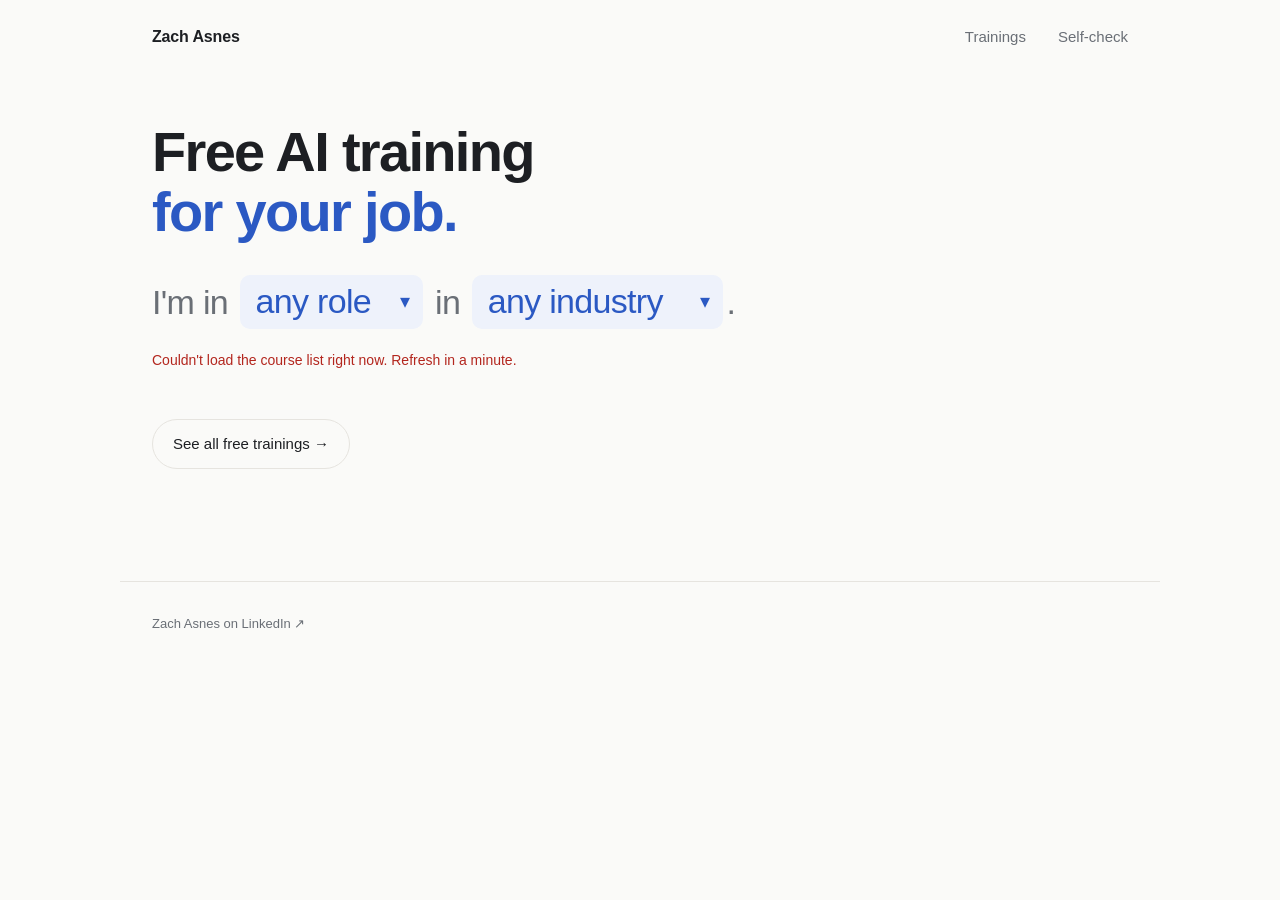
<file: index.html>
<!DOCTYPE html>
<html lang="en">

<head>
  <meta charset="UTF-8">
  <meta http-equiv="Content-Security-Policy" content="default-src 'none'; script-src 'self' https://gc.zgo.at; style-src 'self' https://fonts.googleapis.com; font-src https://fonts.gstatic.com; img-src 'self' data: https://zachasnes.goatcounter.com; connect-src https://docs.google.com https://zachasnes.goatcounter.com; base-uri 'none'; form-action 'none'; upgrade-insecure-requests">
  <meta name="referrer" content="strict-origin-when-cross-origin">
  <meta name="viewport" content="width=device-width, initial-scale=1.0">
  <title>Zach Asnes · AI in the real world</title>
  <meta name="description" content="The best free AI course for your job, plus stories from real enterprise AI rollouts. By Zach Asnes.">
  <meta property="og:title" content="Zach Asnes · AI in the real world">
  <meta property="og:description" content="The best free AI course for your job, plus stories from real enterprise AI rollouts.">
  <meta property="og:image" content="https://zachasnes.com/assets/og.png">
  <meta property="og:url" content="https://zachasnes.com/">
  <meta property="og:type" content="website">
  <meta name="twitter:card" content="summary_large_image">
  <link rel="icon" type="image/x-icon" href="favicon.ico">
  <link rel="preconnect" href="https://fonts.googleapis.com">
  <link href="https://fonts.googleapis.com/css2?family=Inter:wght@400;500;600;650;700&display=swap" rel="stylesheet">
  <link rel="stylesheet" href="assets/site.css?v=20260928b">
</head>

<body>
  <nav class="site-nav">
    <a href="index.html" class="nav-logo">Zach Asnes</a>
    <ul class="nav-links">
      <li><a href="trainings.html">Trainings</a></li>
      <li><a href="check.html">Self-check</a></li>
      <li id="nav-stories" hidden><a href="stories.html">Stories</a></li>
    </ul>
  </nav>

  <section class="page-top">
    <div class="big-text">Free AI training<br><span>for your job.</span></div>

    <div class="picker" role="group" aria-label="Choose your role and industry">
      I'm in
      <label class="token"><span class="visually-hidden">Role</span><select id="role"></select></label>
      in
      <label class="token"><span class="visually-hidden">Industry</span><select id="industry"></select></label><span class="picker-end">.</span>
    </div>

    <p class="status" id="t-status" aria-live="polite">Loading courses…</p>
    <div id="t-results"></div>
    <a class="btn ghost see-all" id="see-all" href="trainings.html">See all free trainings →</a>
  </section>

  <section id="new" hidden>
    <div class="section-label">New this week</div>
    <div id="new-list"></div>
  </section>

  <section id="stories" hidden>
    <div class="section-label">Stories from real AI rollouts</div>
    <div id="s-list"></div>
    <a class="btn ghost see-all" id="all-stories" href="stories.html" hidden>All stories →</a>
  </section>

  <footer>
    <p><a href="https://www.linkedin.com/in/zachary-asnes/" target="_blank" rel="noopener">Zach Asnes on LinkedIn ↗</a></p>
  </footer>

  <script src="assets/site.js?v=20260928b"></script>
  <script src="assets/trainings.js?v=20260928b"></script>
  <script src="assets/stories.js?v=20260928b"></script>
  <script src="assets/page-home.js?v=20260928b"></script>
</body>

</html>
</file>
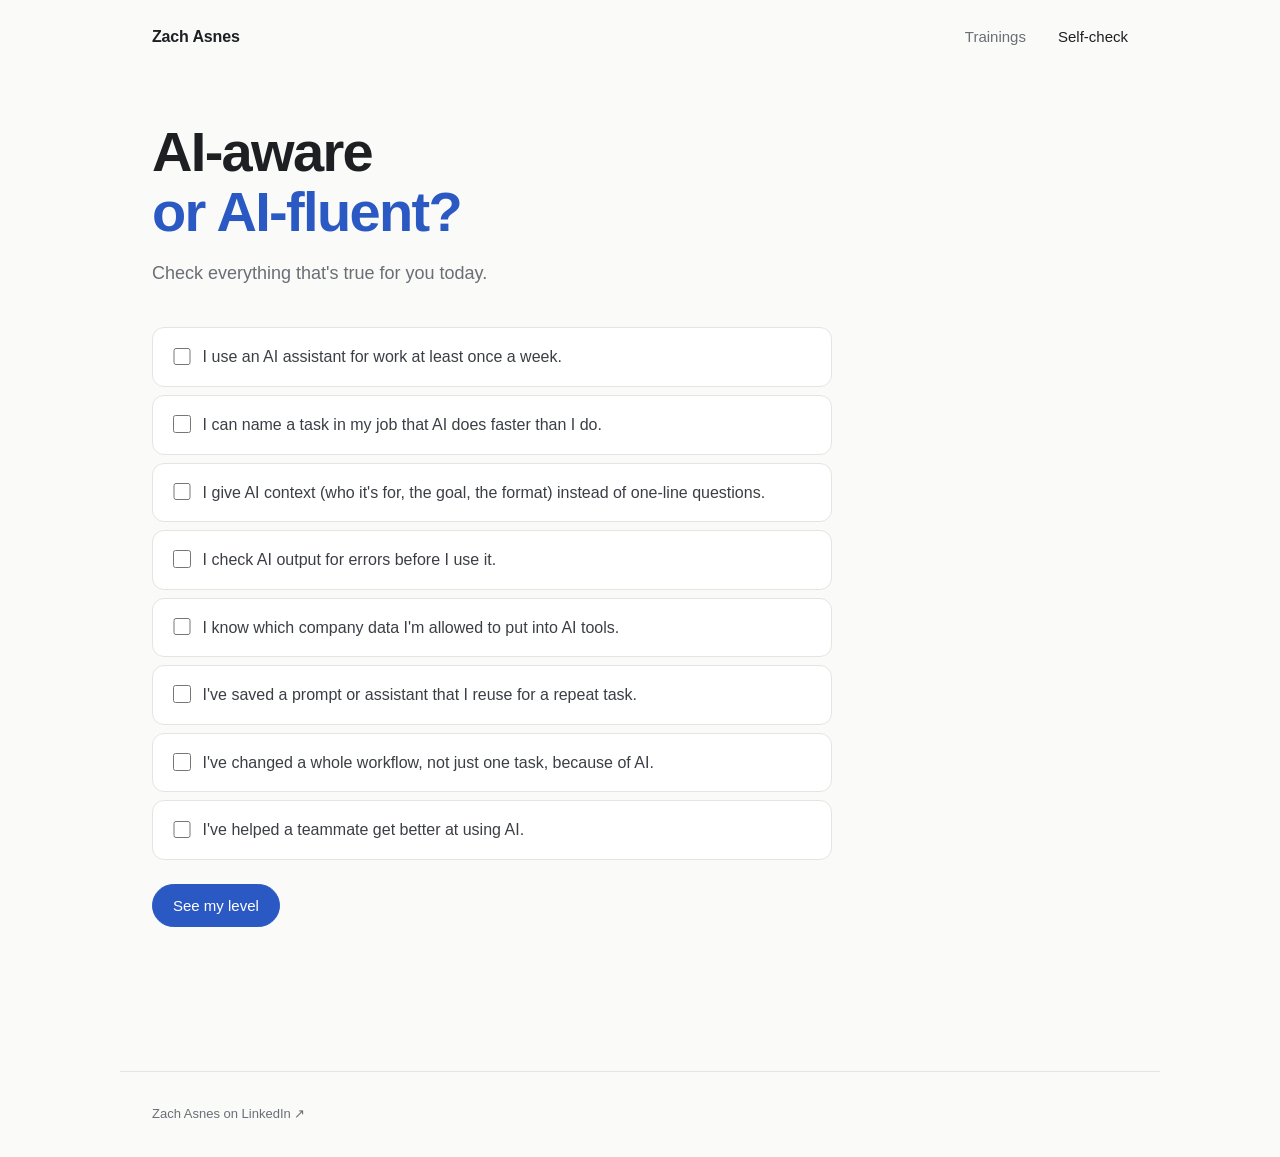
<file: check.html>
<!DOCTYPE html>
<html lang="en">

<head>
  <meta charset="UTF-8">
  <meta http-equiv="Content-Security-Policy" content="default-src 'none'; script-src 'self' https://gc.zgo.at; style-src 'self' https://fonts.googleapis.com; font-src https://fonts.gstatic.com; img-src 'self' data: https://zachasnes.goatcounter.com; connect-src https://docs.google.com https://zachasnes.goatcounter.com; base-uri 'none'; form-action 'none'; upgrade-insecure-requests">
  <meta name="referrer" content="strict-origin-when-cross-origin">
  <meta name="viewport" content="width=device-width, initial-scale=1.0">
  <title>AI Fluency Self-Check · Zach Asnes</title>
  <meta name="description" content="A one-minute check: are you AI-aware or AI-fluent? Get your level and where to go next.">
  <meta property="og:title" content="AI Fluency Self-Check: aware or fluent?">
  <meta property="og:description" content="Eight quick statements. One minute. Find your AI level and your next free course.">
  <meta property="og:image" content="https://zachasnes.com/assets/og.png">
  <meta property="og:url" content="https://zachasnes.com/check.html">
  <meta property="og:type" content="website">
  <meta name="twitter:card" content="summary_large_image">
  <link rel="icon" type="image/x-icon" href="favicon.ico">
  <link rel="preconnect" href="https://fonts.googleapis.com">
  <link href="https://fonts.googleapis.com/css2?family=Inter:wght@400;500;600;650;700&display=swap" rel="stylesheet">
  <link rel="stylesheet" href="assets/site.css?v=20260928b">
</head>

<body>
  <nav class="site-nav">
    <a href="index.html" class="nav-logo">Zach Asnes</a>
    <ul class="nav-links">
      <li><a href="trainings.html">Trainings</a></li>
      <li><a href="check.html" aria-current="page">Self-check</a></li>
      <li id="nav-stories" hidden><a href="stories.html">Stories</a></li>
    </ul>
  </nav>

  <section class="page-top">
    <div class="big-text">AI-aware<br><span>or AI-fluent?</span></div>
    <p class="lede">Check everything that's true for you today.</p>

    <fieldset class="check" id="check">
      <legend class="visually-hidden">Statements that are true for you</legend>
      <label><input type="checkbox"> I use an AI assistant for work at least once a week.</label>
      <label><input type="checkbox"> I can name a task in my job that AI does faster than I do.</label>
      <label><input type="checkbox"> I give AI context (who it's for, the goal, the format) instead of one-line questions.</label>
      <label><input type="checkbox" data-required> I check AI output for errors before I use it.</label>
      <label><input type="checkbox" data-required> I know which company data I'm allowed to put into AI tools.</label>
      <label><input type="checkbox"> I've saved a prompt or assistant that I reuse for a repeat task.</label>
      <label><input type="checkbox"> I've changed a whole workflow, not just one task, because of AI.</label>
      <label><input type="checkbox"> I've helped a teammate get better at using AI.</label>
    </fieldset>

    <button type="button" class="btn" id="check-go">See my level</button>
    <div id="check-result" aria-live="polite"></div>
  </section>

  <footer>
    <p><a href="https://www.linkedin.com/in/zachary-asnes/" target="_blank" rel="noopener">Zach Asnes on LinkedIn ↗</a></p>
  </footer>

  <script src="assets/site.js?v=20260928b"></script>
  <script src="assets/trainings.js?v=20260928b"></script>
  <script src="assets/page-check.js?v=20260924b"></script>
</body>

</html>
</file>
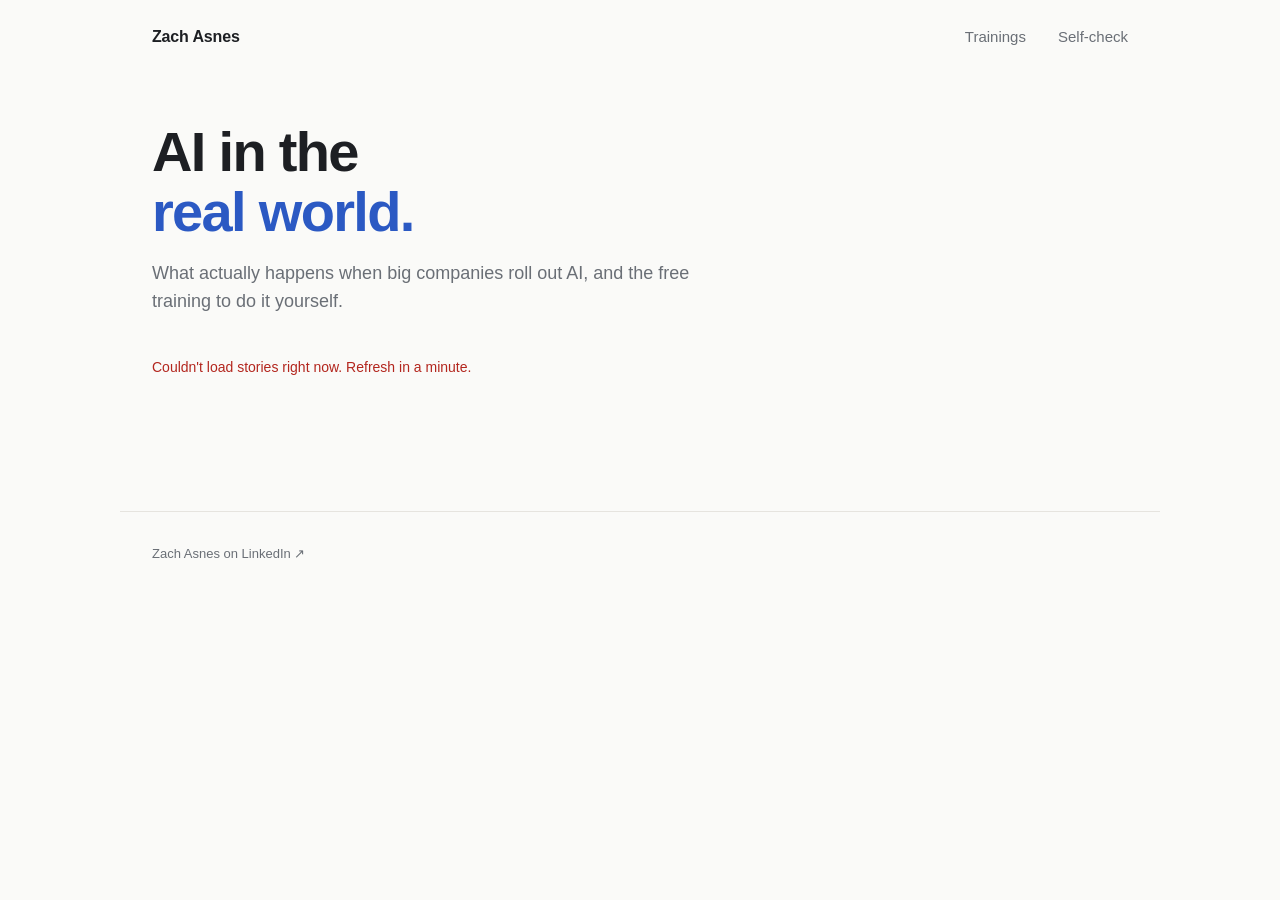
<file: stories.html>
<!DOCTYPE html>
<html lang="en">

<head>
  <meta charset="UTF-8">
  <meta http-equiv="Content-Security-Policy" content="default-src 'none'; script-src 'self' https://gc.zgo.at; style-src 'self' https://fonts.googleapis.com; font-src https://fonts.gstatic.com; img-src 'self' data: https://zachasnes.goatcounter.com; connect-src https://docs.google.com https://zachasnes.goatcounter.com; base-uri 'none'; form-action 'none'; upgrade-insecure-requests">
  <meta name="referrer" content="strict-origin-when-cross-origin">
  <meta name="viewport" content="width=device-width, initial-scale=1.0">
  <title>Stories · Zach Asnes</title>
  <meta name="description" content="Lessons from rolling out AI at large enterprises: what worked, what didn't, and how to do it yourself.">
  <meta property="og:title" content="Stories from the field: enterprise AI, for real">
  <meta property="og:description" content="Lessons from rolling out AI at large enterprises, plus the free training to do it yourself.">
  <meta property="og:image" content="https://zachasnes.com/assets/og.png">
  <meta property="og:url" content="https://zachasnes.com/stories.html">
  <meta property="og:type" content="website">
  <meta name="twitter:card" content="summary_large_image">
  <link rel="icon" type="image/x-icon" href="favicon.ico">
  <link rel="preconnect" href="https://fonts.googleapis.com">
  <link href="https://fonts.googleapis.com/css2?family=Inter:wght@400;500;600;650;700&display=swap" rel="stylesheet">
  <link rel="stylesheet" href="assets/site.css?v=20260928b">
</head>

<body>
  <nav class="site-nav">
    <a href="index.html" class="nav-logo">Zach Asnes</a>
    <ul class="nav-links">
      <li><a href="trainings.html">Trainings</a></li>
      <li><a href="check.html">Self-check</a></li>
      <li id="nav-stories" hidden><a href="stories.html" aria-current="page">Stories</a></li>
    </ul>
  </nav>

  <section class="page-top" id="list-view">
    <div class="big-text">AI in the<br><span>real world.</span></div>
    <p class="lede">What actually happens when big companies roll out AI, and the free training to do it yourself.</p>

    <p class="status" id="status" aria-live="polite">Loading stories…</p>
    <div id="list"></div>
  </section>

  <section class="page-top" id="reader-view" hidden></section>

  <footer>
    <p><a href="https://www.linkedin.com/in/zachary-asnes/" target="_blank" rel="noopener">Zach Asnes on LinkedIn ↗</a></p>
  </footer>

  <script src="assets/site.js?v=20260928b"></script>
  <script src="assets/stories.js?v=20260928b"></script>
  <script src="assets/page-stories.js?v=20260928b"></script>
</body>

</html>
</file>
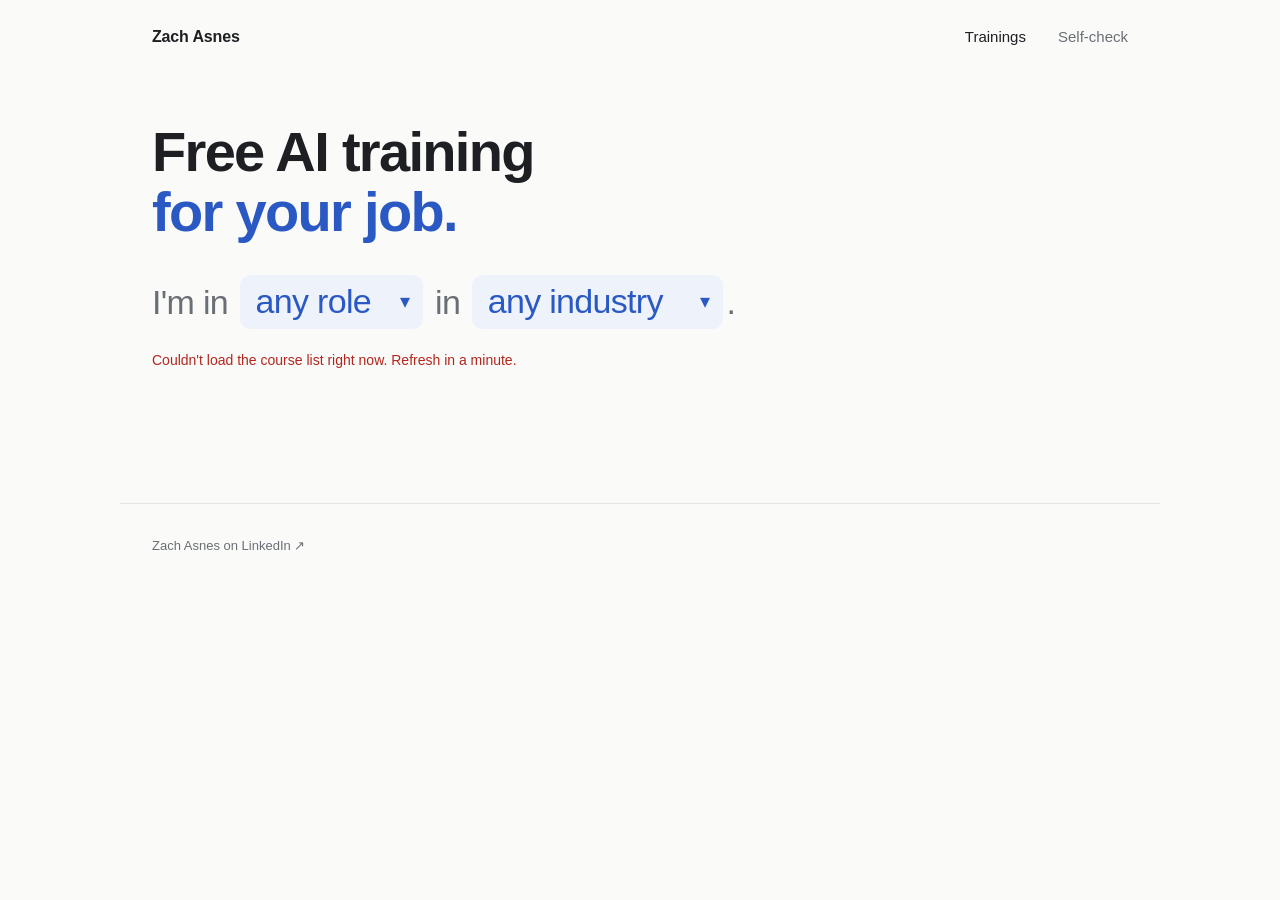
<file: trainings.html>
<!DOCTYPE html>
<html lang="en">

<head>
  <meta charset="UTF-8">
  <meta http-equiv="Content-Security-Policy" content="default-src 'none'; script-src 'self' https://gc.zgo.at; style-src 'self' https://fonts.googleapis.com; font-src https://fonts.gstatic.com; img-src 'self' data: https://zachasnes.goatcounter.com; connect-src https://docs.google.com https://zachasnes.goatcounter.com; base-uri 'none'; form-action 'none'; upgrade-insecure-requests">
  <meta name="referrer" content="strict-origin-when-cross-origin">
  <meta name="viewport" content="width=device-width, initial-scale=1.0">
  <title>Free AI Trainings · Zach Asnes</title>
  <meta name="description" content="Pick your role and industry and get the best free, self-paced AI course for you. Curated by Zach Asnes.">
  <meta property="og:title" content="Free AI Trainings: find the right course for your role">
  <meta property="og:description" content="Pick your role and industry and get the best free AI course for you. No trials, no paywalls.">
  <meta property="og:image" content="https://zachasnes.com/assets/og.png">
  <meta property="og:url" content="https://zachasnes.com/trainings.html">
  <meta property="og:type" content="website">
  <meta name="twitter:card" content="summary_large_image">
  <link rel="icon" type="image/x-icon" href="favicon.ico">
  <link rel="preconnect" href="https://fonts.googleapis.com">
  <link href="https://fonts.googleapis.com/css2?family=Inter:wght@400;500;600;650;700&display=swap" rel="stylesheet">
  <link rel="stylesheet" href="assets/site.css?v=20260928b">
</head>

<body>
  <nav class="site-nav">
    <a href="index.html" class="nav-logo">Zach Asnes</a>
    <ul class="nav-links">
      <li><a href="trainings.html" aria-current="page">Trainings</a></li>
      <li><a href="check.html">Self-check</a></li>
      <li id="nav-stories" hidden><a href="stories.html">Stories</a></li>
    </ul>
  </nav>

  <section class="page-top">
    <div class="big-text">Free AI training<br><span>for your job.</span></div>

    <div class="picker" role="group" aria-label="Choose your role and industry">
      I'm in
      <label class="token"><span class="visually-hidden">Role</span><select id="role"></select></label>
      in
      <label class="token"><span class="visually-hidden">Industry</span><select id="industry"></select></label><span class="picker-end">.</span>
    </div>


    <p class="status" id="status" aria-live="polite">Loading courses…</p>
    <div id="results"></div>
    <div id="related"></div>
  </section>

  <footer>
    <p><a href="https://www.linkedin.com/in/zachary-asnes/" target="_blank" rel="noopener">Zach Asnes on LinkedIn ↗</a></p>
  </footer>

  <script src="assets/site.js?v=20260928b"></script>
  <script src="assets/trainings.js?v=20260928b"></script>
  <script src="assets/page-trainings.js?v=20260928b"></script>
</body>

</html>
</file>
<file: assets/site.css>
/* ============================================================
   zachasnes.com: shared styles for Home, Trainings, Stories.
   Calm and light: warm off-white, one blue accent, Inter.
   A soft dark theme follows the visitor's system setting.
   ============================================================ */

*, *::before, *::after { margin: 0; padding: 0; box-sizing: border-box; }

:root {
  --bg: #fafaf8;
  --surface: #ffffff;
  --hover: #f4f3f0;
  --text: #1d1f23;
  --body: #3b3f45;
  --muted: #6a6f76;
  --line: #e6e4df;
  --accent: #2b59c3;
  --accent-soft: #eef2fb;
  --on-accent: #ffffff;
  --error: #b3261e;
  --shadow: 0 1px 2px rgba(20, 20, 20, 0.04), 0 8px 24px rgba(20, 20, 20, 0.06);
  --radius: 12px;
  --font: 'Inter', -apple-system, BlinkMacSystemFont, 'Segoe UI', sans-serif;
}

@media (prefers-color-scheme: dark) {
  :root {
    --bg: #15171a;
    --surface: #1c1f23;
    --hover: #22262b;
    --text: #e8e6e1;
    --body: #c9c7c2;
    --muted: #9aa0a6;
    --line: #2c3035;
    --accent: #8ab4f8;
    --accent-soft: #1f2a3d;
    --on-accent: #0f1b33;
    --error: #f2b8b5;
    --shadow: none;
  }
}

html { scroll-behavior: smooth; }

body {
  background: var(--bg);
  color: var(--text);
  font-family: var(--font);
  font-size: 16px;
  line-height: 1.6;
  -webkit-font-smoothing: antialiased;
  overflow-x: hidden;
}

a { color: inherit; }

::selection { background: var(--accent-soft); }

:focus-visible { outline: 2px solid var(--accent); outline-offset: 3px; border-radius: 4px; }

/* ---------- Nav ---------- */
nav.site-nav {
  max-width: 1040px;
  margin: 0 auto;
  display: flex;
  justify-content: space-between;
  align-items: center;
  padding: 1.5rem 2rem;
}

.nav-logo { font-weight: 600; font-size: 16px; text-decoration: none; letter-spacing: -0.01em; }

.nav-links { display: flex; gap: 2rem; list-style: none; }

.nav-links a { font-size: 15px; color: var(--muted); text-decoration: none; transition: color 0.2s; }
.nav-links a:hover, .nav-links a[aria-current="page"] { color: var(--text); }
.nav-links a[aria-current="page"] { font-weight: 500; }

/* ---------- Layout ---------- */
section { padding: 4rem 2rem; max-width: 1040px; margin: 0 auto; }

.page-top { padding-top: 3rem; }

.section-label {
  font-size: 13px;
  font-weight: 600;
  letter-spacing: 0.06em;
  text-transform: uppercase;
  color: var(--muted);
  margin-bottom: 1.5rem;
}

.big-text {
  font-size: clamp(36px, 5.5vw, 56px);
  font-weight: 650;
  line-height: 1.08;
  letter-spacing: -0.03em;
  margin-bottom: 1rem;
}

.big-text span { color: var(--accent); }

.lede { font-size: 18px; color: var(--muted); max-width: 600px; margin-bottom: 2.5rem; }

.mono { font-size: 13px; font-weight: 500; }

.tag {
  font-size: 12px;
  padding: 3px 10px;
  border-radius: 999px;
  background: var(--hover);
  color: var(--muted);
  white-space: nowrap;
}

.tags { display: flex; flex-wrap: wrap; gap: 0.4rem; }

.btn {
  display: inline-flex;
  align-items: center;
  gap: 0.5rem;
  font-size: 15px;
  font-weight: 500;
  text-decoration: none;
  color: var(--on-accent);
  background: var(--accent);
  padding: 0.75rem 1.25rem;
  border-radius: 999px;
  border: 1px solid var(--accent);
  transition: opacity 0.2s, background 0.2s;
}

.btn:hover { opacity: 0.9; }

.btn.ghost { background: transparent; color: var(--text); border-color: var(--line); }
.btn.ghost:hover { background: var(--hover); opacity: 1; }

.see-all { margin-top: 1.75rem; }

.status { font-size: 14px; color: var(--muted); min-height: 1.4em; margin: 1.25rem 0; }
.status.is-error { color: var(--error); }

.visually-hidden {
  position: absolute; width: 1px; height: 1px;
  overflow: hidden; clip: rect(0 0 0 0); white-space: nowrap;
}

/* ---------- Sentence picker ---------- */
.picker {
  font-size: clamp(24px, 3.4vw, 34px);
  font-weight: 500;
  line-height: 1.5;
  letter-spacing: -0.02em;
  color: var(--muted);
  margin-top: 2rem;
}

.picker .token {
  display: inline-flex;
  align-items: center;
  color: var(--accent);
  background: var(--accent-soft);
  border-radius: 10px;
  padding: 0 0.4em 0 0.45em;
  margin: 0 0.1em;
  transition: filter 0.2s;
}

.picker .token:hover { filter: brightness(0.97); }

.picker .token::after { content: '▾'; font-size: 0.6em; margin-left: 0.25em; pointer-events: none; }

.picker select {
  appearance: none;
  -webkit-appearance: none;
  background: transparent;
  border: 0;
  color: inherit;
  font: inherit;
  letter-spacing: inherit;
  cursor: pointer;
  padding: 0.05em 0;
  max-width: 100%;
}

.picker select option { font-size: 16px; color: var(--text); background: var(--surface); }

/* ---------- Training results ---------- */
.top-pick {
  display: grid;
  grid-template-columns: 1fr auto;
  gap: 1.5rem;
  align-items: center;
  background: var(--surface);
  border: 1px solid var(--line);
  border-left: 4px solid var(--accent);
  border-radius: var(--radius);
  box-shadow: var(--shadow);
  padding: 2rem 2.25rem;
  margin-top: 0.5rem;
  text-decoration: none;
  transition: transform 0.2s, box-shadow 0.2s;
}

.top-pick:hover { transform: translateY(-2px); }

.top-pick .eyebrow {
  display: inline-block;
  font-size: 12px;
  font-weight: 600;
  color: var(--accent);
  background: var(--accent-soft);
  border-radius: 999px;
  padding: 3px 10px;
  margin-bottom: 0.9rem;
}

.top-pick h3 { font-size: clamp(22px, 2.6vw, 28px); font-weight: 650; line-height: 1.2; letter-spacing: -0.02em; margin-bottom: 0.5rem; }
.top-pick p { color: var(--body); max-width: 640px; }
.top-pick .meta { color: var(--muted); font-size: 14px; margin-top: 0.9rem; }
.top-pick .outcome { margin: 0.2rem 0 0.8rem; }
.top-pick .outcome-text { font-size: 17px; }
.top-pick .top-fine { color: var(--muted); font-size: 13px; margin-top: 0.35rem; }
.top-pick .go { font-size: 28px; color: var(--accent); line-height: 1; }

.list-head { margin: 2.5rem 0 0.75rem; color: var(--muted); font-size: 14px; font-weight: 600; }

.course-list {
  background: var(--surface);
  border: 1px solid var(--line);
  border-radius: var(--radius);
  overflow: hidden;
}

.course {
  display: grid;
  grid-template-columns: 1fr auto;
  gap: 1.5rem;
  align-items: center;
  padding: 1.25rem 1.5rem;
  text-decoration: none;
  border-top: 1px solid var(--line);
  transition: background 0.2s;
}

.course:first-child { border-top: 0; }
.course:hover { background: var(--hover); }
.course-num { display: none; }
.course-name { font-weight: 600; font-size: 17px; line-height: 1.3; }
.course-desc { font-size: 14px; color: var(--muted); margin-top: 0.25rem; }
/* "You'll walk away able to" callout: label + accent bar, directly under the course title */
.outcome { border-left: 3px solid var(--accent); padding: 0.1rem 0 0.1rem 0.75rem; margin: 0.45rem 0 0.5rem; }
.outcome-label { color: var(--accent); font-size: 11px; font-weight: 650; letter-spacing: 0.07em; text-transform: uppercase; }
.outcome-text { color: var(--text); font-size: 15px; font-weight: 500; line-height: 1.4; margin-top: 0.1rem; }
.course-fine { color: var(--muted); font-size: 12px; margin-top: 0.2rem; }
.course-meta { color: var(--muted); font-size: 13px; margin-top: 0.4rem; }
.course .tags { justify-content: flex-end; max-width: 260px; }
.course .step { color: var(--accent); font-size: 12px; font-weight: 600; margin-bottom: 0.2rem; }

/* ---------- Self-check ---------- */
.check { border: 0; display: grid; gap: 0.5rem; max-width: 680px; margin-bottom: 1.5rem; }
.check label {
  display: flex; gap: 0.75rem; align-items: flex-start; cursor: pointer;
  background: var(--surface); border: 1px solid var(--line); border-radius: var(--radius);
  padding: 1rem 1.25rem; font-size: 16px; color: var(--body);
}
.check input { flex: none; width: 1.1rem; height: 1.1rem; margin-top: 0.2rem; accent-color: var(--accent); }
#check-result { max-width: 680px; margin-top: 2rem; }
#check-result .btn { margin-top: 1.25rem; }
button.btn { font-family: inherit; cursor: pointer; }

/* ---------- Stories ---------- */
.story-grid {
  display: grid;
  grid-template-columns: repeat(auto-fill, minmax(300px, 1fr));
  gap: 1rem;
}

.story {
  background: var(--surface);
  border: 1px solid var(--line);
  border-radius: var(--radius);
  padding: 1.75rem;
  display: flex;
  flex-direction: column;
  gap: 0.75rem;
  text-decoration: none;
  transition: transform 0.2s, box-shadow 0.2s;
}

.story:hover { transform: translateY(-2px); box-shadow: var(--shadow); }
.story .date { color: var(--muted); font-size: 13px; }
.story h3 { font-size: 21px; font-weight: 650; line-height: 1.25; letter-spacing: -0.015em; }
.story .hook { color: var(--body); font-size: 15px; }
.story .read { margin-top: auto; color: var(--accent); font-weight: 500; font-size: 14px; }

/* Full story view */
.reader { max-width: 680px; margin: 0 auto; }
.reader .back { display: inline-block; margin-bottom: 2rem; color: var(--muted); text-decoration: none; font-size: 14px; }
.reader .back:hover { color: var(--text); }
.reader .date { color: var(--muted) !important; font-size: 14px; }
.reader h1 { font-size: clamp(32px, 4.5vw, 44px); font-weight: 700; line-height: 1.12; letter-spacing: -0.03em; margin: 0.5rem 0 1.25rem; }
.reader .hook { font-size: 20px; color: var(--text); margin-bottom: 2rem; }
.reader .body p { font-size: 18px; color: var(--body); line-height: 1.75; margin-bottom: 1.35rem; }
.reader .actions { display: flex; flex-wrap: wrap; gap: 0.75rem; margin-top: 2.5rem; padding-top: 2rem; border-top: 1px solid var(--line); }

/* ---------- Footer ---------- */
footer {
  max-width: 1040px;
  margin: 3rem auto 0;
  border-top: 1px solid var(--line);
  padding: 2rem;
  display: flex;
  justify-content: space-between;
  align-items: center;
  gap: 1.5rem;
}

footer p { font-size: 13px; color: var(--muted); }
footer a { text-decoration: none; }
footer a:hover { color: var(--text); }

/* ---------- Motion (gentle; off for reduced motion) ---------- */
.fade-up { opacity: 0; transform: translateY(12px); transition: opacity 0.5s ease, transform 0.5s ease; }
.fade-up.visible { opacity: 1; transform: none; }

.enter { animation: enter 0.35s ease both; }
@keyframes enter { from { opacity: 0; transform: translateY(8px); } to { opacity: 1; transform: none; } }
.enter.d1 { animation-delay: 0.05s; }
.enter.d2 { animation-delay: 0.10s; }
.enter.d3 { animation-delay: 0.15s; }
.enter.d4 { animation-delay: 0.20s; }
.enter.d5 { animation-delay: 0.25s; }
.enter.d6 { animation-delay: 0.30s; }
.enter.d7 { animation-delay: 0.35s; }
.enter.d8 { animation-delay: 0.40s; }

@media (prefers-reduced-motion: reduce) {
  html { scroll-behavior: auto; }
  *, *::before, *::after { animation: none !important; transition: none !important; }
  .fade-up { opacity: 1; transform: none; }
}

/* ---------- Mobile ---------- */
@media (max-width: 720px) {
  nav.site-nav { padding: 1.25rem; }
  .nav-links { gap: 1.25rem; }
  section { padding: 2.5rem 1.25rem; }
  .page-top { padding-top: 1.5rem; }
  .picker { font-size: 24px; }
  .picker .token { display: flex; margin: 0.3em 0; }
  .picker .token select { width: 100% !important; }
  .picker-end { display: none; }
  .top-pick { grid-template-columns: 1fr; padding: 1.5rem; }
  .top-pick .go { display: none; }
  .course { grid-template-columns: 1fr; padding: 1.1rem 1.25rem; }
  .course .tags { display: none; }
  .story-grid { grid-template-columns: 1fr; }
  footer { flex-direction: column; text-align: center; padding: 2rem 1.25rem; }
}

[hidden] { display: none !important; }
</file>
